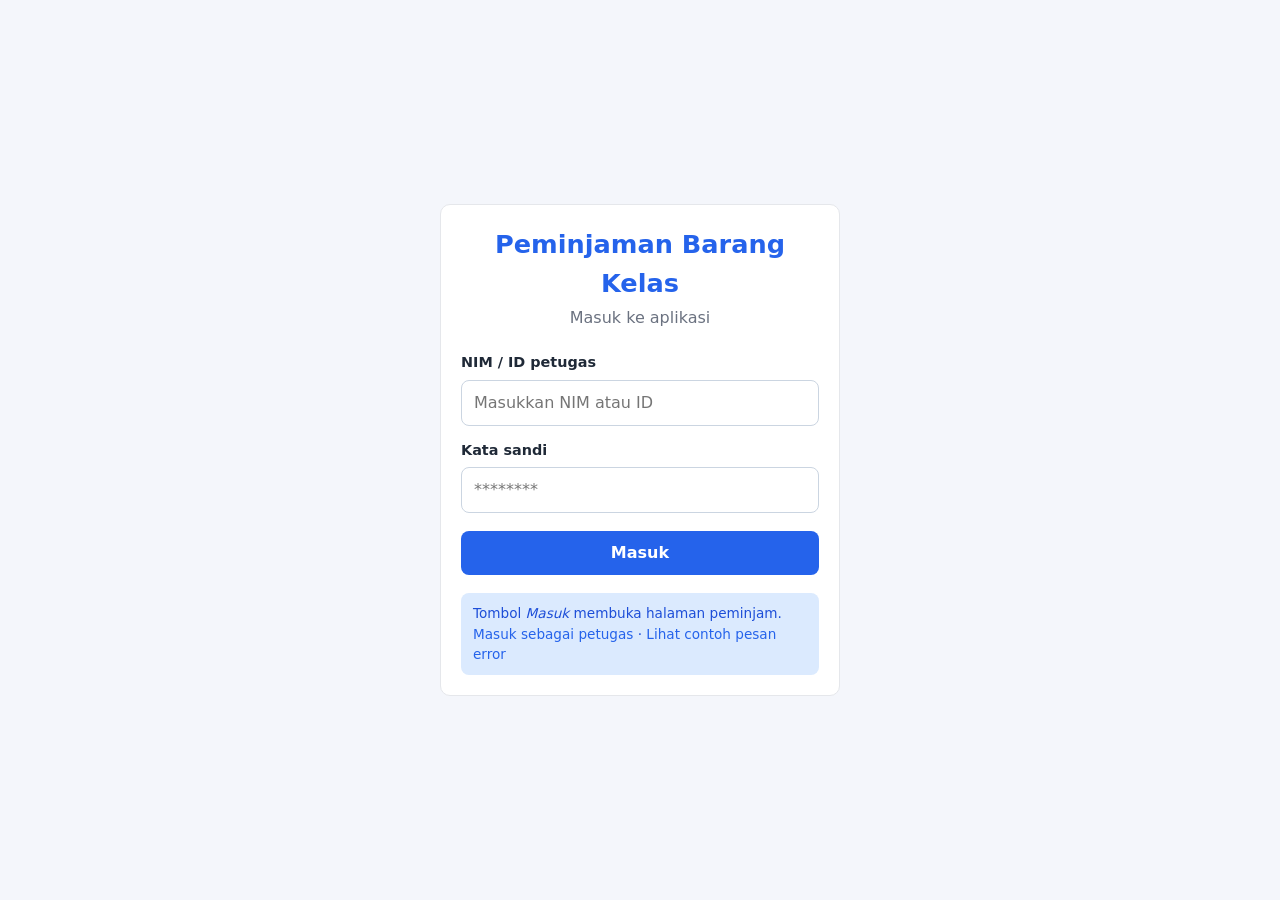
<file: index.html>
<!DOCTYPE html>
<html lang="id">
<head>
  <meta charset="UTF-8">
  <meta name="viewport" content="width=device-width, initial-scale=1">
  <title>Login — Peminjaman Barang Kelas</title>
  <link rel="stylesheet" href="style.css">
</head>
<body>
  <div class="login-wrap">
    <div class="card login-card">
      <h1>Peminjaman Barang Kelas</h1>
      <p class="subtitle">Masuk ke aplikasi</p>

      <form action="katalog.html" method="get">
        <label for="nim">NIM / ID petugas</label>
        <input type="text" id="nim" name="nim" placeholder="Masukkan NIM atau ID" required>

        <label for="password">Kata sandi</label>
        <input type="password" id="password" name="password" placeholder="********" required>

        <div class="error" id="gagal">NIM atau kata sandi salah. Periksa lagi lalu coba masuk.</div>

        <button type="submit" class="btn block">Masuk</button>
      </form>

      <div class="demo-note">
        Tombol <em>Masuk</em> membuka halaman peminjam.<br>
        <a href="petugas-dashboard.html">Masuk sebagai petugas</a> &middot;
        <a href="#gagal">Lihat contoh pesan error</a>
      </div>
    </div>
  </div>
</body>
</html>
</file>
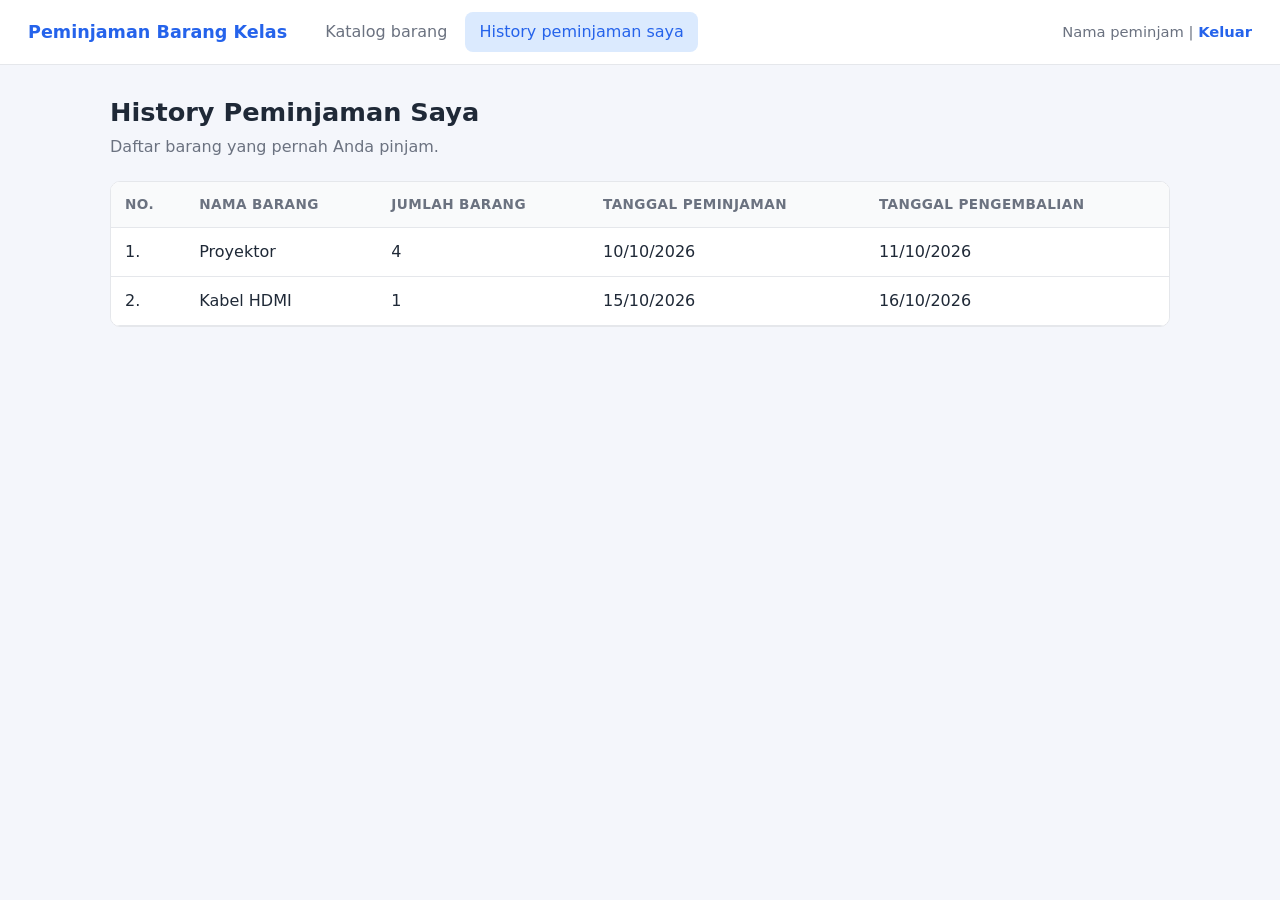
<file: history.html>
<!DOCTYPE html>
<html lang="id">
<head>
  <meta charset="UTF-8">
  <meta name="viewport" content="width=device-width, initial-scale=1">
  <title>History Peminjaman Saya — Peminjaman Barang Kelas</title>
  <link rel="stylesheet" href="style.css">
</head>
<body>
  <header class="topbar">
    <div class="brand">Peminjaman Barang Kelas</div>
    <nav>
      <a href="katalog.html">Katalog barang</a>
      <a class="active" href="history.html">History peminjaman saya</a>
    </nav>
    <div class="user">Nama peminjam | <a href="index.html">Keluar</a></div>
  </header>

  <main>
    <h1>History Peminjaman Saya</h1>
    <p class="subtitle">Daftar barang yang pernah Anda pinjam.</p>

    <div class="card table-card">
      <div class="table-wrap">
        <table>
          <thead>
            <tr>
              <th>No.</th>
              <th>Nama Barang</th>
              <th>Jumlah Barang</th>
              <th>Tanggal Peminjaman</th>
              <th>Tanggal Pengembalian</th>
            </tr>
          </thead>
          <tbody>
            <tr>
              <td>1.</td>
              <td>Proyektor</td>
              <td>4</td>
              <td>10/10/2026</td>
              <td>11/10/2026</td>
            </tr>
            <tr>
              <td>2.</td>
              <td>Kabel HDMI</td>
              <td>1</td>
              <td>15/10/2026</td>
              <td>16/10/2026</td>
            </tr>
          </tbody>
        </table>
      </div>
    </div>
  </main>
</body>
</html>
</file>
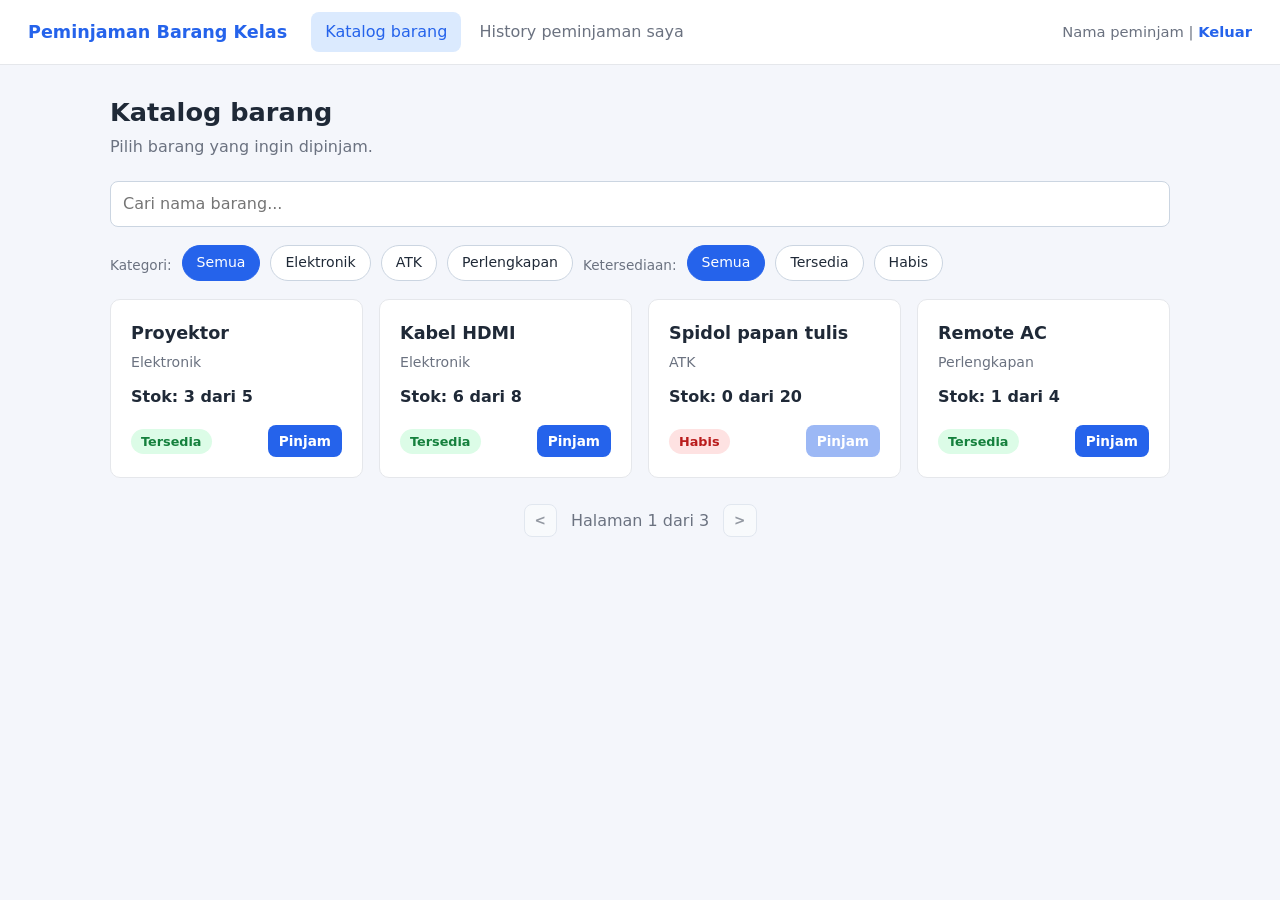
<file: katalog.html>
<!DOCTYPE html>
<html lang="id">
<head>
  <meta charset="UTF-8">
  <meta name="viewport" content="width=device-width, initial-scale=1">
  <title>Katalog Barang — Peminjaman Barang Kelas</title>
  <link rel="stylesheet" href="style.css">
</head>
<body>
  <header class="topbar">
    <div class="brand">Peminjaman Barang Kelas</div>
    <nav>
      <a class="active" href="katalog.html">Katalog barang</a>
      <a href="history.html">History peminjaman saya</a>
    </nav>
    <div class="user">Nama peminjam | <a href="index.html">Keluar</a></div>
  </header>

  <main>
    <h1>Katalog barang</h1>
    <p class="subtitle">Pilih barang yang ingin dipinjam.</p>

    <!-- Filter CSS murni: radio tersembunyi + label sebagai tombol -->
    <input class="fr" type="radio" name="kat" id="kat-all" checked>
    <input class="fr" type="radio" name="kat" id="kat-elek">
    <input class="fr" type="radio" name="kat" id="kat-atk">
    <input class="fr" type="radio" name="kat" id="kat-perl">
    <input class="fr" type="radio" name="st" id="st-all" checked>
    <input class="fr" type="radio" name="st" id="st-ada">
    <input class="fr" type="radio" name="st" id="st-habis">

    <div class="toolbar">
      <input type="search" class="grow" placeholder="Cari nama barang...">
    </div>
    <div class="toolbar">
      <span class="hint">Kategori:</span>
      <label class="chip" for="kat-all">Semua</label>
      <label class="chip" for="kat-elek">Elektronik</label>
      <label class="chip" for="kat-atk">ATK</label>
      <label class="chip" for="kat-perl">Perlengkapan</label>
      <span class="hint">Ketersediaan:</span>
      <label class="chip" for="st-all">Semua</label>
      <label class="chip" for="st-ada">Tersedia</label>
      <label class="chip" for="st-habis">Habis</label>
    </div>

    <div class="grid">
      <div class="card item-card item" data-kat="elek" data-st="ada">
        <h3>Proyektor</h3>
        <span class="cat">Elektronik</span>
        <span class="stock">Stok: 3 dari 5</span>
        <div class="foot">
          <span class="badge ok">Tersedia</span>
          <a class="btn small" href="pinjam.html">Pinjam</a>
        </div>
      </div>

      <div class="card item-card item" data-kat="elek" data-st="ada">
        <h3>Kabel HDMI</h3>
        <span class="cat">Elektronik</span>
        <span class="stock">Stok: 6 dari 8</span>
        <div class="foot">
          <span class="badge ok">Tersedia</span>
          <a class="btn small" href="pinjam.html">Pinjam</a>
        </div>
      </div>

      <div class="card item-card item" data-kat="atk" data-st="habis">
        <h3>Spidol papan tulis</h3>
        <span class="cat">ATK</span>
        <span class="stock">Stok: 0 dari 20</span>
        <div class="foot">
          <span class="badge bad">Habis</span>
          <span class="btn small disabled">Pinjam</span>
        </div>
      </div>

      <div class="card item-card item" data-kat="perl" data-st="ada">
        <h3>Remote AC</h3>
        <span class="cat">Perlengkapan</span>
        <span class="stock">Stok: 1 dari 4</span>
        <div class="foot">
          <span class="badge ok">Tersedia</span>
          <a class="btn small" href="pinjam.html">Pinjam</a>
        </div>
      </div>
    </div>

    <div class="pagination">
      <span class="btn small secondary disabled">&lt;</span>
      <span>Halaman 1 dari 3</span>
      <span class="btn small secondary disabled">&gt;</span>
    </div>
  </main>
</body>
</html>
</file>
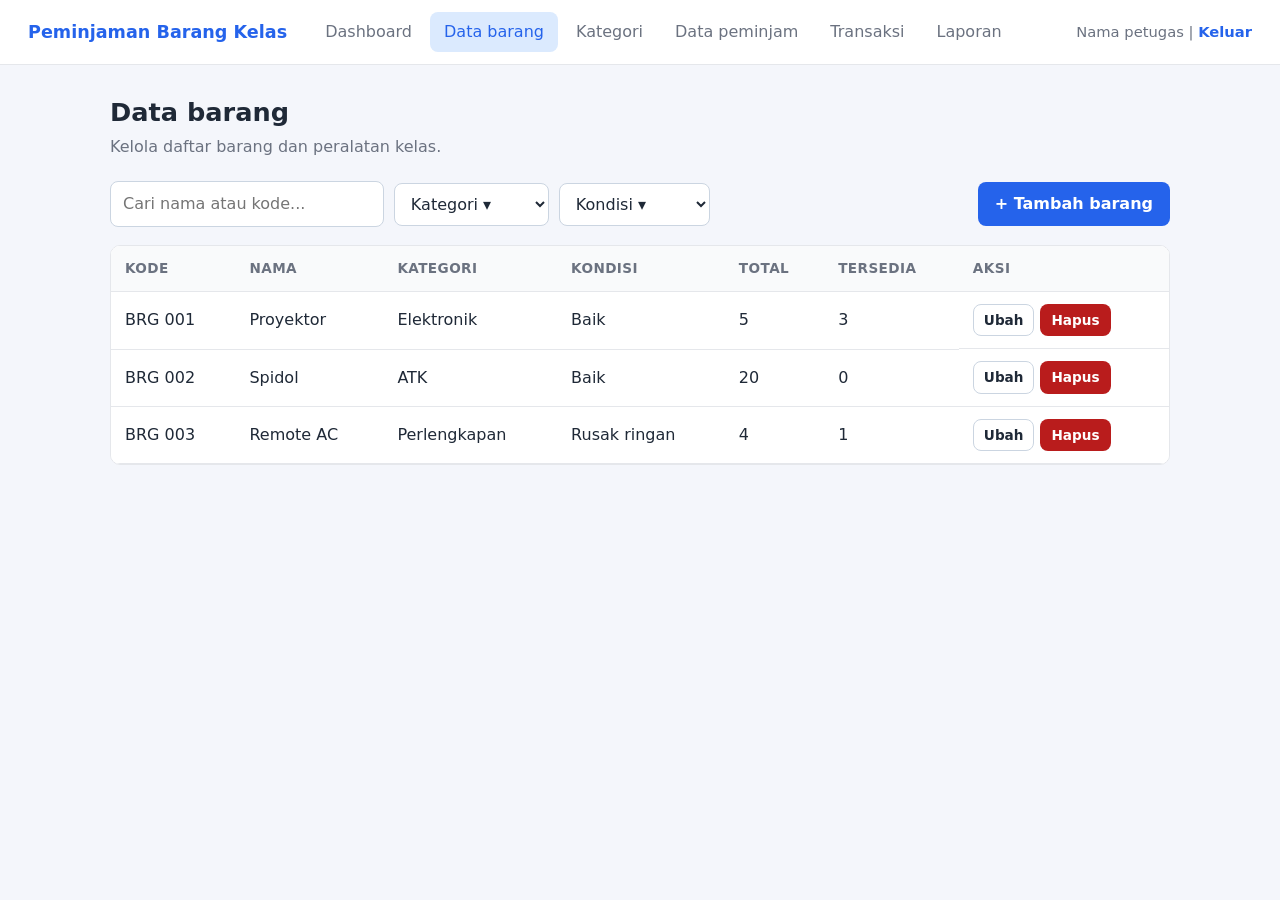
<file: petugas-barang.html>
<!DOCTYPE html>
<html lang="id">
<head>
  <meta charset="UTF-8">
  <meta name="viewport" content="width=device-width, initial-scale=1">
  <title>Data Barang — Peminjaman Barang Kelas</title>
  <link rel="stylesheet" href="style.css">
</head>
<body>
  <header class="topbar">
    <div class="brand">Peminjaman Barang Kelas</div>
    <nav>
      <a href="petugas-dashboard.html">Dashboard</a>
      <a class="active" href="petugas-barang.html">Data barang</a>
      <a href="petugas-kategori.html">Kategori</a>
      <a href="petugas-peminjam.html">Data peminjam</a>
      <a href="petugas-transaksi.html">Transaksi</a>
      <a href="petugas-laporan.html">Laporan</a>
    </nav>
    <div class="user">Nama petugas | <a href="index.html">Keluar</a></div>
  </header>

  <main>
    <h1>Data barang</h1>
    <p class="subtitle">Kelola daftar barang dan peralatan kelas.</p>

    <div class="toolbar">
      <input type="search" id="cari-tabel" class="grow" placeholder="Cari nama atau kode...">
      <select data-filter-col="2">
        <option value="">Kategori ▾</option>
        <option>Elektronik</option>
        <option>ATK</option>
        <option>Perlengkapan</option>
        <option>Lainnya</option>
      </select>
      <select data-filter-col="3">
        <option value="">Kondisi ▾</option>
        <option>Baik</option>
        <option>Rusak ringan</option>
      </select>
      <span class="spacer"></span>
      <a class="btn" href="petugas-tambah-barang.html">+ Tambah barang</a>
    </div>

    <div class="card table-card">
      <div class="table-wrap">
        <table>
          <thead>
            <tr><th>Kode</th><th>Nama</th><th>Kategori</th><th>Kondisi</th><th>Total</th><th>Tersedia</th><th>Aksi</th></tr>
          </thead>
          <tbody>
            <tr>
              <td>BRG 001</td><td>Proyektor</td><td>Elektronik</td><td>Baik</td><td>5</td><td>3</td>
              <td class="actions"><a class="btn small secondary" href="petugas-tambah-barang.html">Ubah</a><a class="btn small danger" href="petugas-barang.html">Hapus</a></td>
            </tr>
            <tr>
              <td>BRG 002</td><td>Spidol</td><td>ATK</td><td>Baik</td><td>20</td><td>0</td>
              <td class="actions"><a class="btn small secondary" href="petugas-tambah-barang.html">Ubah</a><a class="btn small danger" href="petugas-barang.html">Hapus</a></td>
            </tr>
            <tr>
              <td>BRG 003</td><td>Remote AC</td><td>Perlengkapan</td><td>Rusak ringan</td><td>4</td><td>1</td>
              <td class="actions"><a class="btn small secondary" href="petugas-tambah-barang.html">Ubah</a><a class="btn small danger" href="petugas-barang.html">Hapus</a></td>
            </tr>
          </tbody>
        </table>
      </div>
    </div>
  </main>
</body>
</html>
</file>
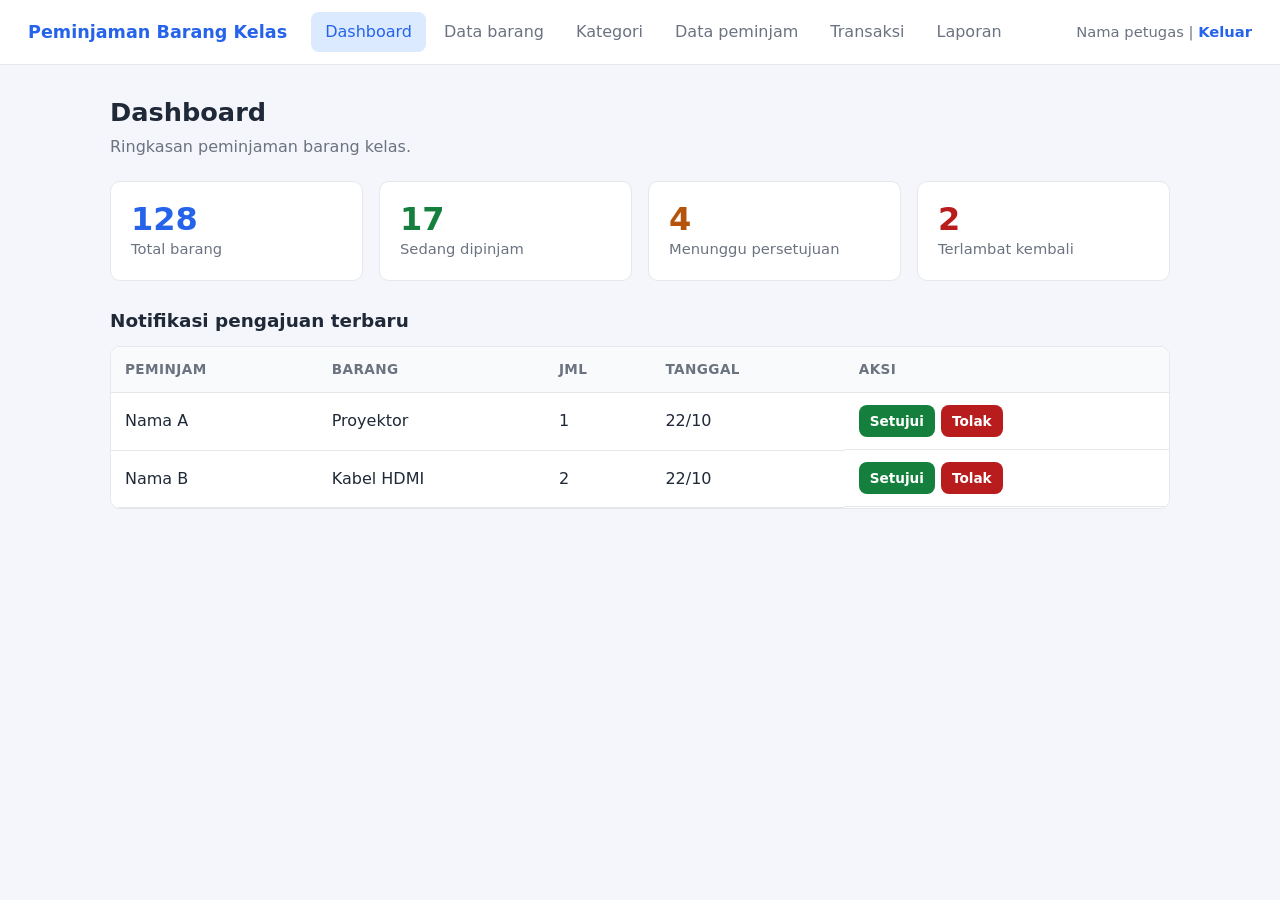
<file: petugas-dashboard.html>
<!DOCTYPE html>
<html lang="id">
<head>
  <meta charset="UTF-8">
  <meta name="viewport" content="width=device-width, initial-scale=1">
  <title>Dashboard — Peminjaman Barang Kelas</title>
  <link rel="stylesheet" href="style.css">
</head>
<body>
  <header class="topbar">
    <div class="brand">Peminjaman Barang Kelas</div>
    <nav>
      <a class="active" href="petugas-dashboard.html">Dashboard</a>
      <a href="petugas-barang.html">Data barang</a>
      <a href="petugas-kategori.html">Kategori</a>
      <a href="petugas-peminjam.html">Data peminjam</a>
      <a href="petugas-transaksi.html">Transaksi</a>
      <a href="petugas-laporan.html">Laporan</a>
    </nav>
    <div class="user">Nama petugas | <a href="index.html">Keluar</a></div>
  </header>

  <main>
    <h1>Dashboard</h1>
    <p class="subtitle">Ringkasan peminjaman barang kelas.</p>

    <div class="stats">
      <div class="card stat primary"><div class="num">128</div><div class="lbl">Total barang</div></div>
      <div class="card stat ok"><div class="num">17</div><div class="lbl">Sedang dipinjam</div></div>
      <div class="card stat warn"><div class="num">4</div><div class="lbl">Menunggu persetujuan</div></div>
      <div class="card stat bad"><div class="num">2</div><div class="lbl">Terlambat kembali</div></div>
    </div>

    <h2>Notifikasi pengajuan terbaru</h2>
    <div class="card table-card">
      <div class="table-wrap">
        <table>
          <thead>
            <tr><th>Peminjam</th><th>Barang</th><th>Jml</th><th>Tanggal</th><th>Aksi</th></tr>
          </thead>
          <tbody>
            <tr>
              <td>Nama A</td><td>Proyektor</td><td>1</td><td>22/10</td>
              <td class="actions">
                <a class="btn small success" href="petugas-transaksi.html">Setujui</a>
                <a class="btn small danger" href="petugas-transaksi.html">Tolak</a>
              </td>
            </tr>
            <tr>
              <td>Nama B</td><td>Kabel HDMI</td><td>2</td><td>22/10</td>
              <td class="actions">
                <a class="btn small success" href="petugas-transaksi.html">Setujui</a>
                <a class="btn small danger" href="petugas-transaksi.html">Tolak</a>
              </td>
            </tr>
          </tbody>
        </table>
      </div>
    </div>
  </main>
</body>
</html>
</file>
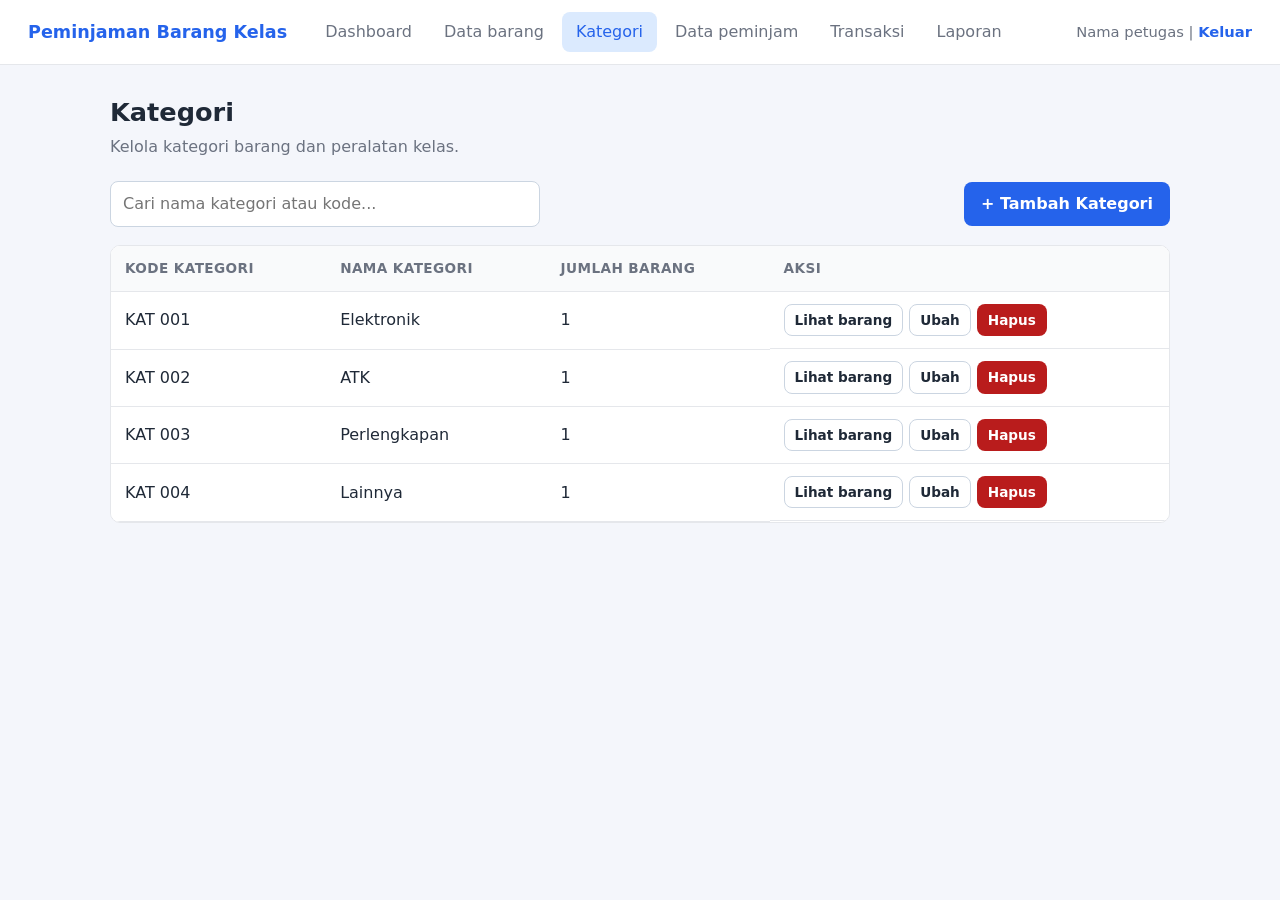
<file: petugas-kategori.html>
<!DOCTYPE html>
<html lang="id">
<head>
  <meta charset="UTF-8">
  <meta name="viewport" content="width=device-width, initial-scale=1">
  <title>Kategori — Peminjaman Barang Kelas</title>
  <link rel="stylesheet" href="style.css">
</head>
<body>
  <header class="topbar">
    <div class="brand">Peminjaman Barang Kelas</div>
    <nav>
      <a href="petugas-dashboard.html">Dashboard</a>
      <a href="petugas-barang.html">Data barang</a>
      <a class="active" href="petugas-kategori.html">Kategori</a>
      <a href="petugas-peminjam.html">Data peminjam</a>
      <a href="petugas-transaksi.html">Transaksi</a>
      <a href="petugas-laporan.html">Laporan</a>
    </nav>
    <div class="user">Nama petugas | <a href="index.html">Keluar</a></div>
  </header>

  <main>
    <h1>Kategori</h1>
    <p class="subtitle">Kelola kategori barang dan peralatan kelas.</p>

    <div class="toolbar">
      <input type="search" id="cari-tabel" class="grow" placeholder="Cari nama kategori atau kode...">
      <span class="spacer"></span>
      <a class="btn" href="petugas-tambah-kategori.html">+ Tambah Kategori</a>
    </div>

    <div class="card table-card">
      <div class="table-wrap">
        <table>
          <thead>
            <tr><th>Kode Kategori</th><th>Nama Kategori</th><th>Jumlah Barang</th><th>Aksi</th></tr>
          </thead>
          <tbody>
            <tr>
              <td>KAT 001</td><td>Elektronik</td><td>1</td>
              <td class="actions">
                <a class="btn small secondary" href="petugas-barang.html">Lihat barang</a>
                <a class="btn small secondary" href="petugas-tambah-kategori.html">Ubah</a>
                <a class="btn small danger" href="petugas-kategori.html">Hapus</a>
              </td>
            </tr>
            <tr>
              <td>KAT 002</td><td>ATK</td><td>1</td>
              <td class="actions">
                <a class="btn small secondary" href="petugas-barang.html">Lihat barang</a>
                <a class="btn small secondary" href="petugas-tambah-kategori.html">Ubah</a>
                <a class="btn small danger" href="petugas-kategori.html">Hapus</a>
              </td>
            </tr>
            <tr>
              <td>KAT 003</td><td>Perlengkapan</td><td>1</td>
              <td class="actions">
                <a class="btn small secondary" href="petugas-barang.html">Lihat barang</a>
                <a class="btn small secondary" href="petugas-tambah-kategori.html">Ubah</a>
                <a class="btn small danger" href="petugas-kategori.html">Hapus</a>
              </td>
            </tr>
            <tr>
              <td>KAT 004</td><td>Lainnya</td><td>1</td>
              <td class="actions">
                <a class="btn small secondary" href="petugas-barang.html">Lihat barang</a>
                <a class="btn small secondary" href="petugas-tambah-kategori.html">Ubah</a>
                <a class="btn small danger" href="petugas-kategori.html">Hapus</a>
              </td>
            </tr>
          </tbody>
        </table>
      </div>
    </div>
  </main>
</body>
</html>
</file>
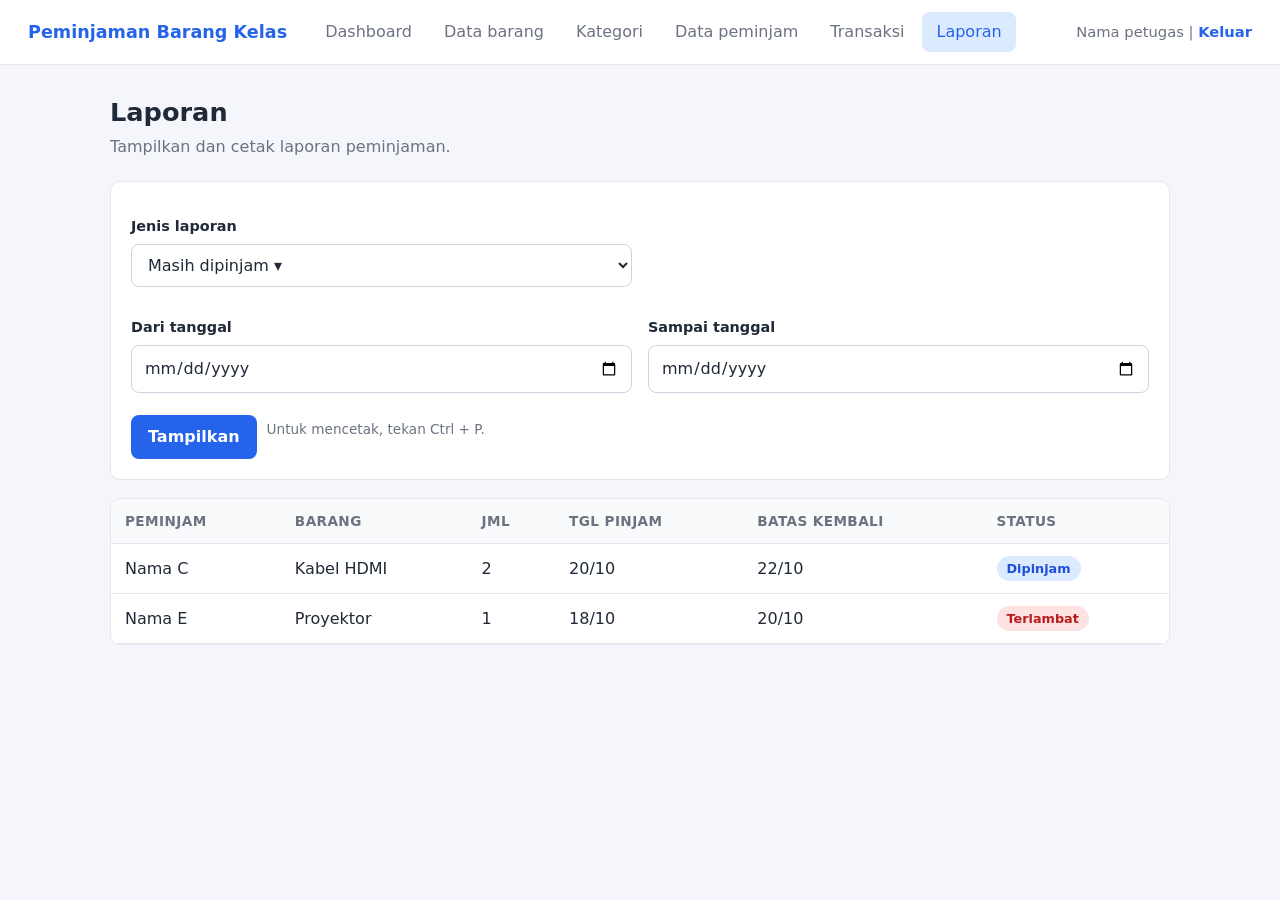
<file: petugas-laporan.html>
<!DOCTYPE html>
<html lang="id">
<head>
  <meta charset="UTF-8">
  <meta name="viewport" content="width=device-width, initial-scale=1">
  <title>Laporan — Peminjaman Barang Kelas</title>
  <link rel="stylesheet" href="style.css">
</head>
<body>
  <header class="topbar">
    <div class="brand">Peminjaman Barang Kelas</div>
    <nav>
      <a href="petugas-dashboard.html">Dashboard</a>
      <a href="petugas-barang.html">Data barang</a>
      <a href="petugas-kategori.html">Kategori</a>
      <a href="petugas-peminjam.html">Data peminjam</a>
      <a href="petugas-transaksi.html">Transaksi</a>
      <a class="active" href="petugas-laporan.html">Laporan</a>
    </nav>
    <div class="user">Nama petugas | <a href="index.html">Keluar</a></div>
  </header>

  <main>
    <h1>Laporan</h1>
    <p class="subtitle">Tampilkan dan cetak laporan peminjaman.</p>

    <div class="card" style="margin-bottom:18px">
      <div class="row">
        <div>
          <label for="jenis">Jenis laporan</label>
          <select id="jenis">
            <option>Masih dipinjam ▾</option>
            <option>Semua transaksi</option>
            <option>Sudah dikembalikan</option>
            <option>Terlambat</option>
          </select>
        </div>
        <div></div>
        <div>
          <label for="dari">Dari tanggal</label>
          <input type="date" id="dari">
        </div>
        <div>
          <label for="sampai">Sampai tanggal</label>
          <input type="date" id="sampai">
        </div>
      </div>
      <div class="form-actions">
        <button type="button" class="btn">Tampilkan</button>
        <span class="hint">Untuk mencetak, tekan Ctrl + P.</span>
      </div>
    </div>

    <div class="card table-card">
      <div class="table-wrap">
        <table>
          <thead>
            <tr><th>Peminjam</th><th>Barang</th><th>Jml</th><th>Tgl pinjam</th><th>Batas kembali</th><th>Status</th></tr>
          </thead>
          <tbody>
            <tr><td>Nama C</td><td>Kabel HDMI</td><td>2</td><td>20/10</td><td>22/10</td><td><span class="badge info">Dipinjam</span></td></tr>
            <tr><td>Nama E</td><td>Proyektor</td><td>1</td><td>18/10</td><td>20/10</td><td><span class="badge bad">Terlambat</span></td></tr>
          </tbody>
        </table>
      </div>
    </div>
  </main>
</body>
</html>
</file>
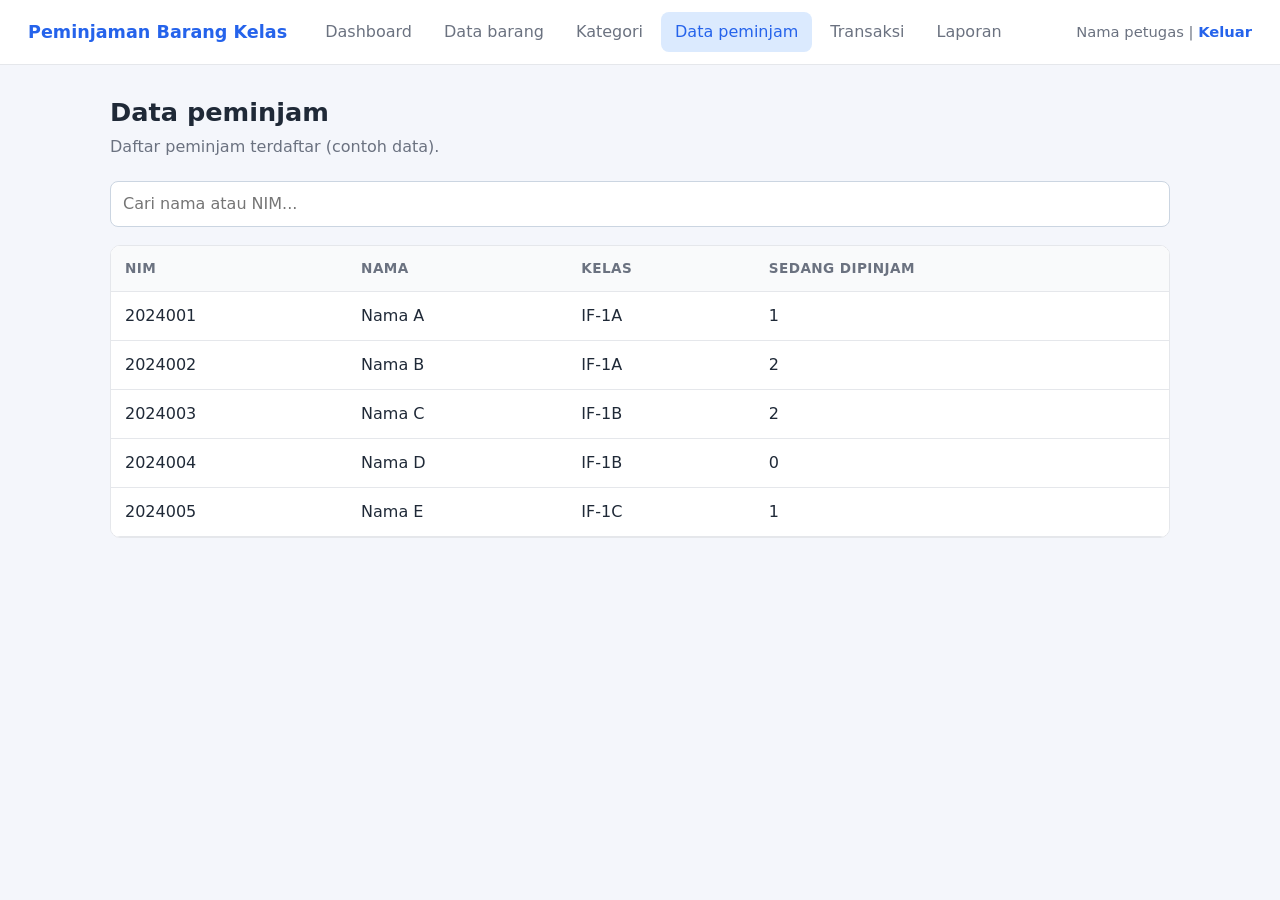
<file: petugas-peminjam.html>
<!DOCTYPE html>
<html lang="id">
<head>
  <meta charset="UTF-8">
  <meta name="viewport" content="width=device-width, initial-scale=1">
  <title>Data Peminjam — Peminjaman Barang Kelas</title>
  <link rel="stylesheet" href="style.css">
</head>
<body>
  <header class="topbar">
    <div class="brand">Peminjaman Barang Kelas</div>
    <nav>
      <a href="petugas-dashboard.html">Dashboard</a>
      <a href="petugas-barang.html">Data barang</a>
      <a href="petugas-kategori.html">Kategori</a>
      <a class="active" href="petugas-peminjam.html">Data peminjam</a>
      <a href="petugas-transaksi.html">Transaksi</a>
      <a href="petugas-laporan.html">Laporan</a>
    </nav>
    <div class="user">Nama petugas | <a href="index.html">Keluar</a></div>
  </header>

  <main>
    <h1>Data peminjam</h1>
    <p class="subtitle">Daftar peminjam terdaftar (contoh data).</p>

    <div class="toolbar">
      <input type="search" id="cari-tabel" class="grow" placeholder="Cari nama atau NIM...">
    </div>

    <div class="card table-card">
      <div class="table-wrap">
        <table>
          <thead>
            <tr><th>NIM</th><th>Nama</th><th>Kelas</th><th>Sedang dipinjam</th></tr>
          </thead>
          <tbody>
            <tr><td>2024001</td><td>Nama A</td><td>IF-1A</td><td>1</td></tr>
            <tr><td>2024002</td><td>Nama B</td><td>IF-1A</td><td>2</td></tr>
            <tr><td>2024003</td><td>Nama C</td><td>IF-1B</td><td>2</td></tr>
            <tr><td>2024004</td><td>Nama D</td><td>IF-1B</td><td>0</td></tr>
            <tr><td>2024005</td><td>Nama E</td><td>IF-1C</td><td>1</td></tr>
          </tbody>
        </table>
      </div>
    </div>
  </main>
</body>
</html>
</file>
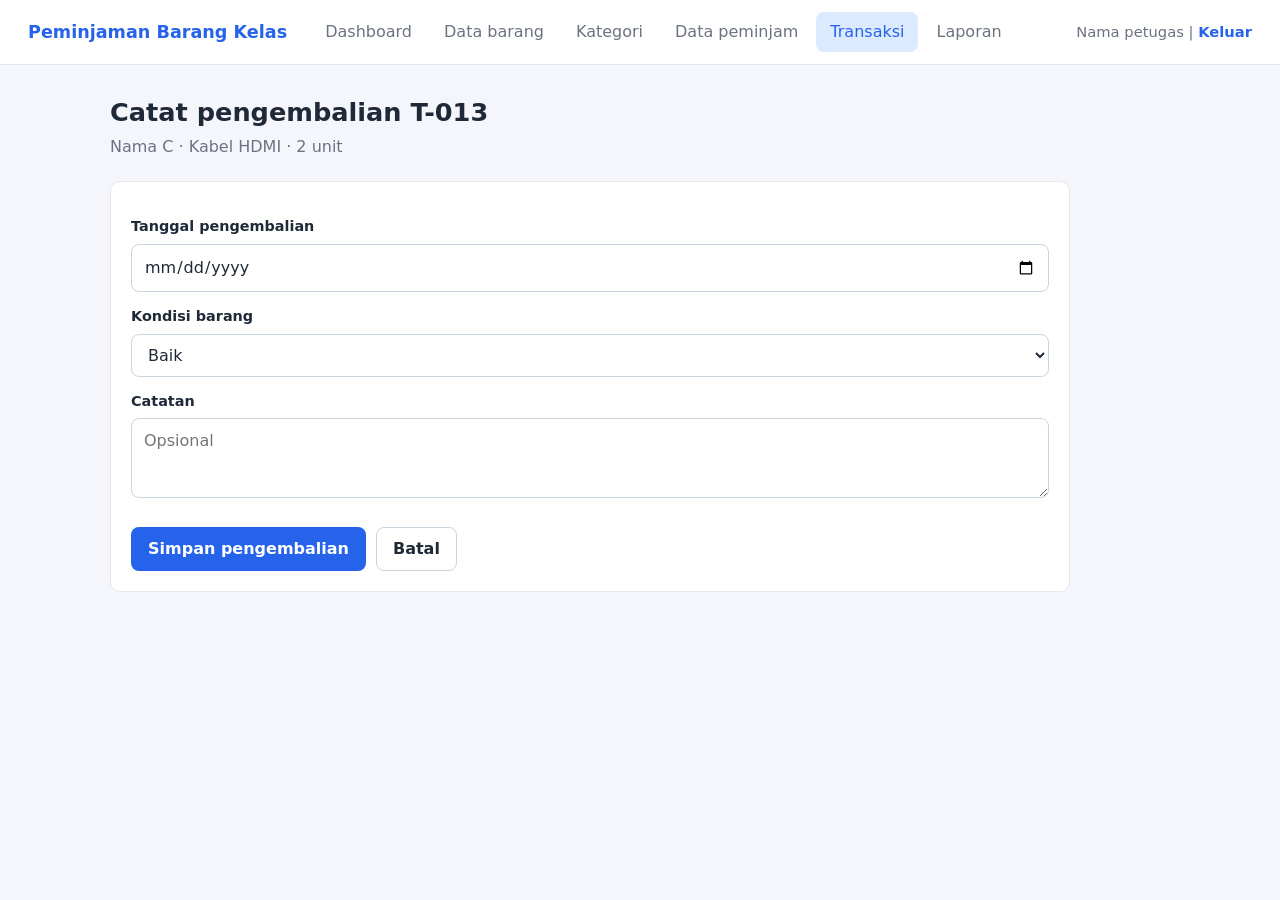
<file: petugas-pengembalian.html>
<!DOCTYPE html>
<html lang="id">
<head>
  <meta charset="UTF-8">
  <meta name="viewport" content="width=device-width, initial-scale=1">
  <title>Catat Pengembalian — Peminjaman Barang Kelas</title>
  <link rel="stylesheet" href="style.css">
</head>
<body>
  <header class="topbar">
    <div class="brand">Peminjaman Barang Kelas</div>
    <nav>
      <a href="petugas-dashboard.html">Dashboard</a>
      <a href="petugas-barang.html">Data barang</a>
      <a href="petugas-kategori.html">Kategori</a>
      <a href="petugas-peminjam.html">Data peminjam</a>
      <a class="active" href="petugas-transaksi.html">Transaksi</a>
      <a href="petugas-laporan.html">Laporan</a>
    </nav>
    <div class="user">Nama petugas | <a href="index.html">Keluar</a></div>
  </header>

  <main>
    <h1>Catat pengembalian T-013</h1>
    <p class="subtitle">Nama C &middot; Kabel HDMI &middot; 2 unit</p>

    <div class="card form-card">
      <form action="petugas-transaksi.html" method="get">
        <label for="tgl-kembali">Tanggal pengembalian</label>
        <input type="date" id="tgl-kembali" required>

        <label for="kondisi">Kondisi barang</label>
        <select id="kondisi">
          <option>Baik</option>
          <option>Rusak ringan</option>
          <option>Rusak berat</option>
          <option>Hilang</option>
        </select>

        <label for="catatan">Catatan</label>
        <textarea id="catatan" placeholder="Opsional"></textarea>

        <div class="form-actions">
          <button type="submit" class="btn">Simpan pengembalian</button>
          <a class="btn secondary" href="petugas-transaksi.html">Batal</a>
        </div>
      </form>
    </div>
  </main>
</body>
</html>
</file>
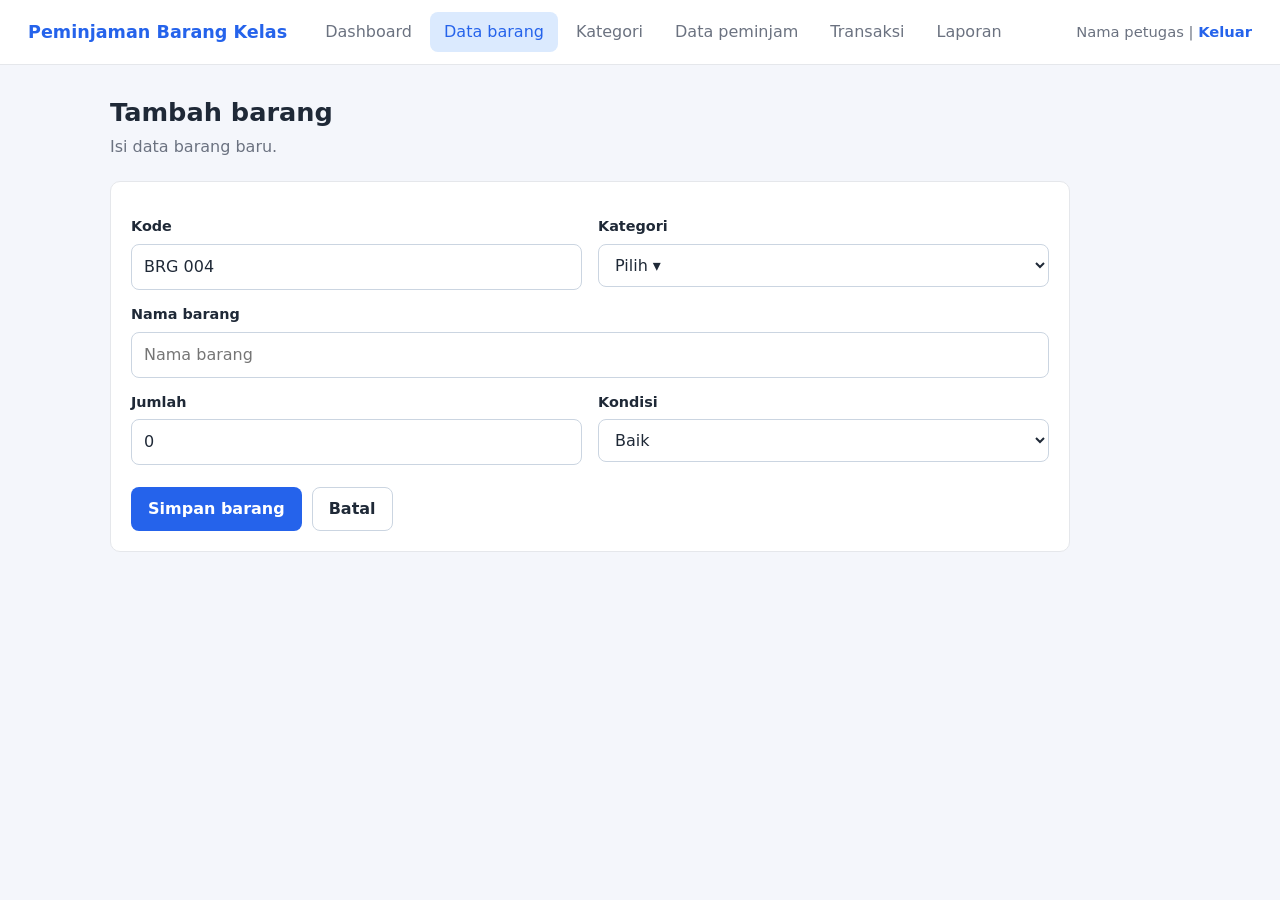
<file: petugas-tambah-barang.html>
<!DOCTYPE html>
<html lang="id">
<head>
  <meta charset="UTF-8">
  <meta name="viewport" content="width=device-width, initial-scale=1">
  <title>Tambah Barang — Peminjaman Barang Kelas</title>
  <link rel="stylesheet" href="style.css">
</head>
<body>
  <header class="topbar">
    <div class="brand">Peminjaman Barang Kelas</div>
    <nav>
      <a href="petugas-dashboard.html">Dashboard</a>
      <a class="active" href="petugas-barang.html">Data barang</a>
      <a href="petugas-kategori.html">Kategori</a>
      <a href="petugas-peminjam.html">Data peminjam</a>
      <a href="petugas-transaksi.html">Transaksi</a>
      <a href="petugas-laporan.html">Laporan</a>
    </nav>
    <div class="user">Nama petugas | <a href="index.html">Keluar</a></div>
  </header>

  <main>
    <h1>Tambah barang</h1>
    <p class="subtitle">Isi data barang baru.</p>

    <div class="card form-card">
      <form action="petugas-barang.html" method="get">
        <div class="row">
          <div>
            <label for="kode">Kode</label>
            <input type="text" id="kode" value="BRG 004" readonly>
          </div>
          <div>
            <label for="kategori">Kategori</label>
            <select id="kategori" required>
              <option value="">Pilih ▾</option>
              <option>Elektronik</option>
              <option>ATK</option>
              <option>Perlengkapan</option>
              <option>Lainnya</option>
            </select>
          </div>
        </div>

        <label for="nama">Nama barang</label>
        <input type="text" id="nama" placeholder="Nama barang" required>

        <div class="row">
          <div>
            <label for="jumlah">Jumlah</label>
            <input type="number" id="jumlah" value="0" min="0" required>
          </div>
          <div>
            <label for="kondisi">Kondisi</label>
            <select id="kondisi">
              <option>Baik</option>
              <option>Rusak ringan</option>
              <option>Rusak berat</option>
            </select>
          </div>
        </div>

        <div class="form-actions">
          <button type="submit" class="btn">Simpan barang</button>
          <a class="btn secondary" href="petugas-barang.html">Batal</a>
        </div>
      </form>
    </div>
  </main>
</body>
</html>
</file>
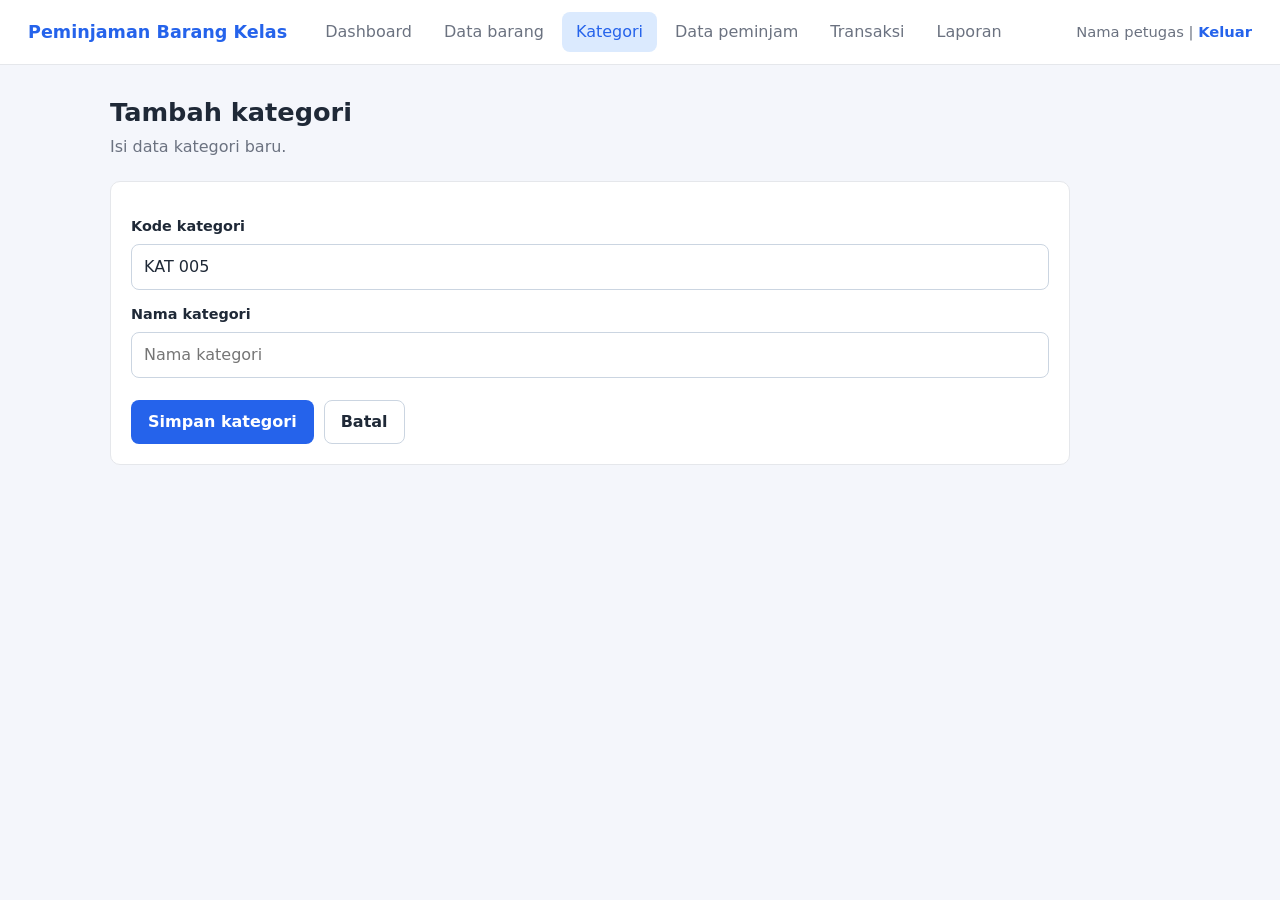
<file: petugas-tambah-kategori.html>
<!DOCTYPE html>
<html lang="id">
<head>
  <meta charset="UTF-8">
  <meta name="viewport" content="width=device-width, initial-scale=1">
  <title>Tambah Kategori — Peminjaman Barang Kelas</title>
  <link rel="stylesheet" href="style.css">
</head>
<body>
  <header class="topbar">
    <div class="brand">Peminjaman Barang Kelas</div>
    <nav>
      <a href="petugas-dashboard.html">Dashboard</a>
      <a href="petugas-barang.html">Data barang</a>
      <a class="active" href="petugas-kategori.html">Kategori</a>
      <a href="petugas-peminjam.html">Data peminjam</a>
      <a href="petugas-transaksi.html">Transaksi</a>
      <a href="petugas-laporan.html">Laporan</a>
    </nav>
    <div class="user">Nama petugas | <a href="index.html">Keluar</a></div>
  </header>

  <main>
    <h1>Tambah kategori</h1>
    <p class="subtitle">Isi data kategori baru.</p>

    <div class="card form-card">
      <form action="petugas-kategori.html" method="get">
        <label for="kode">Kode kategori</label>
        <input type="text" id="kode" value="KAT 005" readonly>

        <label for="nama">Nama kategori</label>
        <input type="text" id="nama" placeholder="Nama kategori" required>

        <div class="form-actions">
          <button type="submit" class="btn">Simpan kategori</button>
          <a class="btn secondary" href="petugas-kategori.html">Batal</a>
        </div>
      </form>
    </div>
  </main>
</body>
</html>
</file>
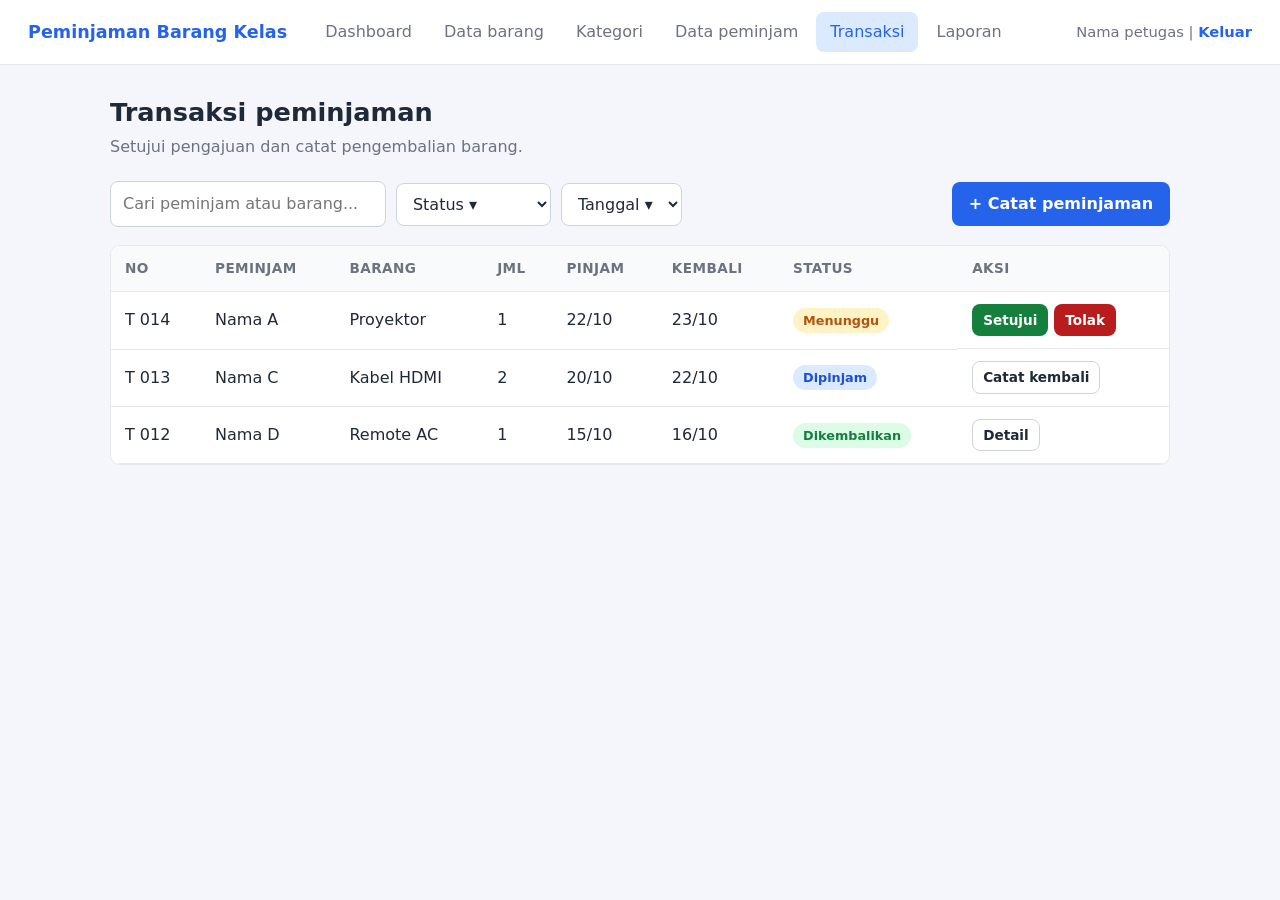
<file: petugas-transaksi.html>
<!DOCTYPE html>
<html lang="id">
<head>
  <meta charset="UTF-8">
  <meta name="viewport" content="width=device-width, initial-scale=1">
  <title>Transaksi — Peminjaman Barang Kelas</title>
  <link rel="stylesheet" href="style.css">
</head>
<body>
  <header class="topbar">
    <div class="brand">Peminjaman Barang Kelas</div>
    <nav>
      <a href="petugas-dashboard.html">Dashboard</a>
      <a href="petugas-barang.html">Data barang</a>
      <a href="petugas-kategori.html">Kategori</a>
      <a href="petugas-peminjam.html">Data peminjam</a>
      <a class="active" href="petugas-transaksi.html">Transaksi</a>
      <a href="petugas-laporan.html">Laporan</a>
    </nav>
    <div class="user">Nama petugas | <a href="index.html">Keluar</a></div>
  </header>

  <main>
    <h1>Transaksi peminjaman</h1>
    <p class="subtitle">Setujui pengajuan dan catat pengembalian barang.</p>

    <div class="toolbar">
      <input type="search" id="cari-tabel" class="grow" placeholder="Cari peminjam atau barang...">
      <select data-filter-col="6">
        <option value="">Status ▾</option>
        <option>Menunggu</option>
        <option>Dipinjam</option>
        <option>Dikembalikan</option>
      </select>
      <select>
        <option>Tanggal ▾</option>
        <option>Terbaru</option>
        <option>Terlama</option>
      </select>
      <span class="spacer"></span>
      <a class="btn" href="petugas-pengembalian.html">+ Catat peminjaman</a>
    </div>

    <div class="card table-card">
      <div class="table-wrap">
        <table>
          <thead>
            <tr><th>No</th><th>Peminjam</th><th>Barang</th><th>Jml</th><th>Pinjam</th><th>Kembali</th><th>Status</th><th>Aksi</th></tr>
          </thead>
          <tbody>
            <tr>
              <td>T 014</td><td>Nama A</td><td>Proyektor</td><td>1</td><td>22/10</td><td>23/10</td>
              <td><span class="badge status warn">Menunggu</span></td>
              <td class="actions">
                <a class="btn small success" href="petugas-transaksi.html">Setujui</a>
                <a class="btn small danger" href="petugas-transaksi.html">Tolak</a>
              </td>
            </tr>
            <tr>
              <td>T 013</td><td>Nama C</td><td>Kabel HDMI</td><td>2</td><td>20/10</td><td>22/10</td>
              <td><span class="badge status info">Dipinjam</span></td>
              <td class="actions"><a class="btn small secondary" href="petugas-pengembalian.html">Catat kembali</a></td>
            </tr>
            <tr>
              <td>T 012</td><td>Nama D</td><td>Remote AC</td><td>1</td><td>15/10</td><td>16/10</td>
              <td><span class="badge status ok">Dikembalikan</span></td>
              <td class="actions"><a class="btn small secondary" href="#">Detail</a></td>
            </tr>
          </tbody>
        </table>
      </div>
    </div>
  </main>
</body>
</html>
</file>
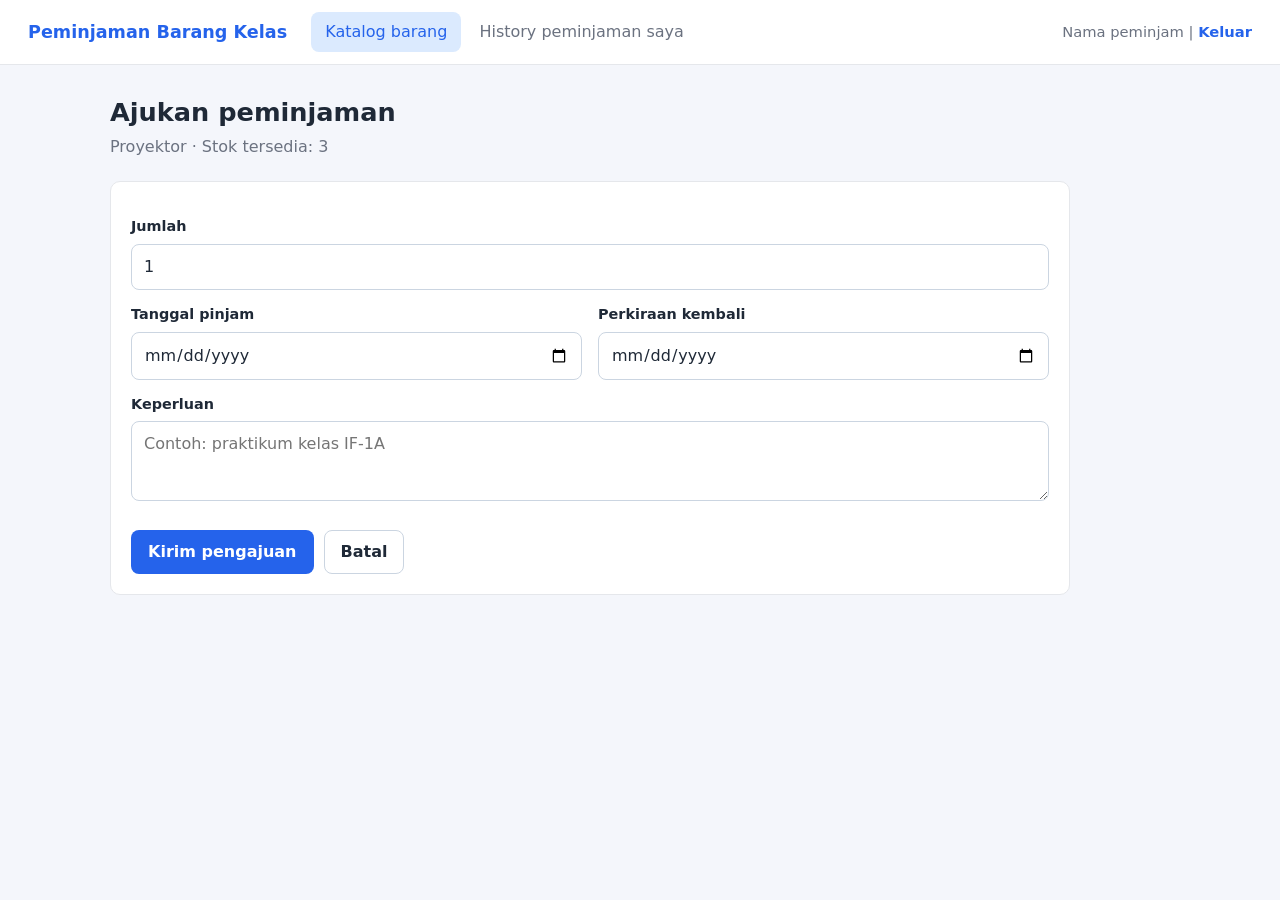
<file: pinjam.html>
<!DOCTYPE html>
<html lang="id">
<head>
  <meta charset="UTF-8">
  <meta name="viewport" content="width=device-width, initial-scale=1">
  <title>Ajukan Peminjaman — Peminjaman Barang Kelas</title>
  <link rel="stylesheet" href="style.css">
</head>
<body>
  <header class="topbar">
    <div class="brand">Peminjaman Barang Kelas</div>
    <nav>
      <a class="active" href="katalog.html">Katalog barang</a>
      <a href="history.html">History peminjaman saya</a>
    </nav>
    <div class="user">Nama peminjam | <a href="index.html">Keluar</a></div>
  </header>

  <main>
    <h1>Ajukan peminjaman</h1>
    <p class="subtitle">Proyektor &middot; Stok tersedia: 3</p>

    <div class="card form-card">
      <form action="history.html" method="get">
        <label for="jumlah">Jumlah</label>
        <input type="number" id="jumlah" name="jumlah" value="1" min="1" max="3" required>
        <div class="error">Jumlah melebihi stok. Maksimal 3 unit.</div>

        <div class="row">
          <div>
            <label for="tgl-pinjam">Tanggal pinjam</label>
            <input type="date" id="tgl-pinjam" name="tgl_pinjam" required>
          </div>
          <div>
            <label for="tgl-kembali">Perkiraan kembali</label>
            <input type="date" id="tgl-kembali" name="tgl_kembali" required>
          </div>
        </div>

        <label for="keperluan">Keperluan</label>
        <textarea id="keperluan" name="keperluan" placeholder="Contoh: praktikum kelas IF-1A"></textarea>

        <div class="form-actions">
          <button type="submit" class="btn">Kirim pengajuan</button>
          <a class="btn secondary" href="katalog.html">Batal</a>
        </div>
      </form>
    </div>
  </main>
</body>
</html>
</file>
<file: style.css>
/* ===== Peminjaman Barang Kelas — gaya bersama ===== */
:root {
  --bg: #f4f6fb;
  --card: #ffffff;
  --text: #1f2937;
  --muted: #6b7280;
  --line: #e5e7eb;
  --primary: #2563eb;
  --primary-dark: #1d4ed8;
  --ok: #15803d;
  --ok-bg: #dcfce7;
  --warn: #b45309;
  --warn-bg: #fef3c7;
  --bad: #b91c1c;
  --bad-bg: #fee2e2;
  --info: #1d4ed8;
  --info-bg: #dbeafe;
  --radius: 10px;
}

* { box-sizing: border-box; }

body {
  margin: 0;
  font-family: "Segoe UI", system-ui, -apple-system, Roboto, Arial, sans-serif;
  background: var(--bg);
  color: var(--text);
  line-height: 1.5;
}

a { color: var(--primary); text-decoration: none; }
a:hover { text-decoration: underline; }

/* ---------- Top bar ---------- */
.topbar {
  display: flex;
  align-items: center;
  gap: 24px;
  flex-wrap: wrap;
  padding: 12px 28px;
  background: var(--card);
  border-bottom: 1px solid var(--line);
  position: sticky;
  top: 0;
  z-index: 10;
}
.brand { font-weight: 700; font-size: 1.1rem; color: var(--primary); }
.topbar nav { display: flex; gap: 4px; flex-wrap: wrap; flex: 1; }
.topbar nav a {
  padding: 8px 14px;
  border-radius: 8px;
  color: var(--muted);
  font-weight: 500;
}
.topbar nav a:hover { background: var(--bg); text-decoration: none; }
.topbar nav a.active { background: var(--info-bg); color: var(--primary); }
.user { color: var(--muted); font-size: .92rem; }
.user a { font-weight: 600; }

/* ---------- Layout ---------- */
main { max-width: 1100px; margin: 0 auto; padding: 28px 20px 60px; }
h1 { margin: 0 0 4px; font-size: 1.6rem; }
.subtitle { color: var(--muted); margin: 0 0 22px; }

.card {
  background: var(--card);
  border: 1px solid var(--line);
  border-radius: var(--radius);
  padding: 20px;
}

.toolbar {
  display: flex;
  gap: 10px;
  flex-wrap: wrap;
  align-items: center;
  margin-bottom: 18px;
}
.toolbar .grow { flex: 1; min-width: 200px; }
.toolbar .spacer { flex: 1; }

/* ---------- Form ---------- */
label { display: block; font-weight: 600; font-size: .9rem; margin: 14px 0 6px; }
input, select, textarea {
  width: 100%;
  padding: 10px 12px;
  border: 1px solid #cbd5e1;
  border-radius: 8px;
  font: inherit;
  background: #fff;
  color: var(--text);
}
input:focus, select:focus, textarea:focus {
  outline: 2px solid #bfdbfe;
  border-color: var(--primary);
}
textarea { min-height: 80px; resize: vertical; }
.toolbar input, .toolbar select { width: auto; }
.toolbar input.grow { width: auto; }
.row { display: grid; grid-template-columns: 1fr 1fr; gap: 16px; }
.hint { color: var(--muted); font-size: .85rem; margin-top: 4px; }
.error {
  display: none;
  margin-top: 6px;
  padding: 10px 12px;
  background: var(--bad-bg);
  color: var(--bad);
  border-radius: 8px;
  font-size: .9rem;
}
.error.show { display: block; }
.invalid { border-color: var(--bad) !important; }

/* ---------- Buttons ---------- */
.btn {
  display: inline-block;
  padding: 9px 16px;
  border: 1px solid transparent;
  border-radius: 8px;
  font: inherit;
  font-weight: 600;
  cursor: pointer;
  text-align: center;
  background: var(--primary);
  color: #fff;
}
.btn:hover { background: var(--primary-dark); text-decoration: none; }
.btn.secondary { background: #fff; color: var(--text); border-color: #cbd5e1; }
.btn.secondary:hover { background: var(--bg); }
.btn.danger { background: var(--bad); }
.btn.success { background: var(--ok); }
.btn.small { padding: 5px 10px; font-size: .85rem; }
.btn.block { width: 100%; margin-top: 18px; }
.btn[disabled], .btn.disabled { opacity: .45; pointer-events: none; }
.form-actions { display: flex; gap: 10px; margin-top: 22px; }

/* ---------- Badges ---------- */
.badge {
  display: inline-block;
  padding: 3px 10px;
  border-radius: 999px;
  font-size: .8rem;
  font-weight: 600;
}
.badge.ok { background: var(--ok-bg); color: var(--ok); }
.badge.warn { background: var(--warn-bg); color: var(--warn); }
.badge.bad { background: var(--bad-bg); color: var(--bad); }
.badge.info { background: var(--info-bg); color: var(--info); }
.badge.gray { background: #e5e7eb; color: #374151; }

/* ---------- Login ---------- */
.login-wrap { min-height: 100vh; display: grid; place-items: center; padding: 20px; }
.login-card { width: 100%; max-width: 400px; }
.login-card h1 { text-align: center; color: var(--primary); }
.login-card .subtitle { text-align: center; }
.demo-note {
  margin-top: 18px;
  padding: 10px 12px;
  background: var(--info-bg);
  color: var(--info);
  border-radius: 8px;
  font-size: .85rem;
}

/* ---------- Katalog ---------- */
.grid {
  display: grid;
  grid-template-columns: repeat(auto-fill, minmax(240px, 1fr));
  gap: 16px;
}
.item-card { display: flex; flex-direction: column; gap: 6px; }
.item-card h3 { margin: 0; font-size: 1.1rem; }
.item-card .cat { color: var(--muted); font-size: .88rem; }
.item-card .stock { font-weight: 600; margin: 6px 0 10px; }
.item-card .foot { margin-top: auto; display: flex; justify-content: space-between; align-items: center; }
.empty { display: none; text-align: center; color: var(--muted); padding: 30px; }
.empty.show { display: block; }

.pagination { display: flex; justify-content: center; align-items: center; gap: 14px; margin-top: 26px; color: var(--muted); }

/* ---------- Tabel ---------- */
.table-wrap { overflow-x: auto; }
table { width: 100%; border-collapse: collapse; background: var(--card); }
th, td { padding: 12px 14px; text-align: left; border-bottom: 1px solid var(--line); white-space: nowrap; }
th { background: #f9fafb; font-size: .85rem; text-transform: uppercase; letter-spacing: .03em; color: var(--muted); }
tbody tr:hover { background: #f9fafb; }
td.actions { display: flex; gap: 6px; }
.table-card { padding: 0; overflow: hidden; }

/* ---------- Dashboard ---------- */
.stats { display: grid; grid-template-columns: repeat(auto-fit, minmax(190px, 1fr)); gap: 16px; margin-bottom: 26px; }
.stat .num { font-size: 2rem; font-weight: 700; line-height: 1.1; }
.stat .lbl { color: var(--muted); font-size: .92rem; }
.stat.primary .num { color: var(--primary); }
.stat.ok .num { color: var(--ok); }
.stat.warn .num { color: var(--warn); }
.stat.bad .num { color: var(--bad); }
h2 { font-size: 1.15rem; margin: 0 0 12px; }

.form-card { max-width: 960px; }

/* ---------- Print ---------- */
@media print {
  .topbar, .toolbar, .no-print { display: none !important; }
  body { background: #fff; }
  .card { border: none; }
}

@media (max-width: 640px) {
  .row { grid-template-columns: 1fr; }
  .topbar { padding: 10px 14px; }
  main { padding: 18px 12px 40px; }
}

/* ===== Interaksi tanpa JavaScript ===== */

/* Pesan error login: tampil saat URL berakhiran #gagal */
.error:target { display: block; }

/* Pesan jumlah melebihi stok: tampil otomatis saat input tidak valid */
input:invalid:not(:placeholder-shown) + .error,
#jumlah:invalid + .error { display: block; }
#jumlah:invalid { border-color: var(--bad); }

/* Filter katalog dengan radio tersembunyi */
.fr { position: absolute; opacity: 0; pointer-events: none; }
.chip {
  display: inline-block;
  margin: 0;
  padding: 6px 14px;
  border: 1px solid #cbd5e1;
  border-radius: 999px;
  background: #fff;
  color: var(--text);
  font-size: .88rem;
  font-weight: 500;
  cursor: pointer;
}
.chip:hover { background: var(--bg); }

#kat-all:checked ~ .toolbar label[for="kat-all"],
#kat-elek:checked ~ .toolbar label[for="kat-elek"],
#kat-atk:checked ~ .toolbar label[for="kat-atk"],
#kat-perl:checked ~ .toolbar label[for="kat-perl"],
#st-all:checked ~ .toolbar label[for="st-all"],
#st-ada:checked ~ .toolbar label[for="st-ada"],
#st-habis:checked ~ .toolbar label[for="st-habis"] {
  background: var(--primary);
  border-color: var(--primary);
  color: #fff;
}

#kat-elek:checked ~ .grid .item:not([data-kat="elek"]),
#kat-atk:checked ~ .grid .item:not([data-kat="atk"]),
#kat-perl:checked ~ .grid .item:not([data-kat="perl"]),
#st-ada:checked ~ .grid .item:not([data-st="ada"]),
#st-habis:checked ~ .grid .item:not([data-st="habis"]) {
  display: none;
}
</file>
